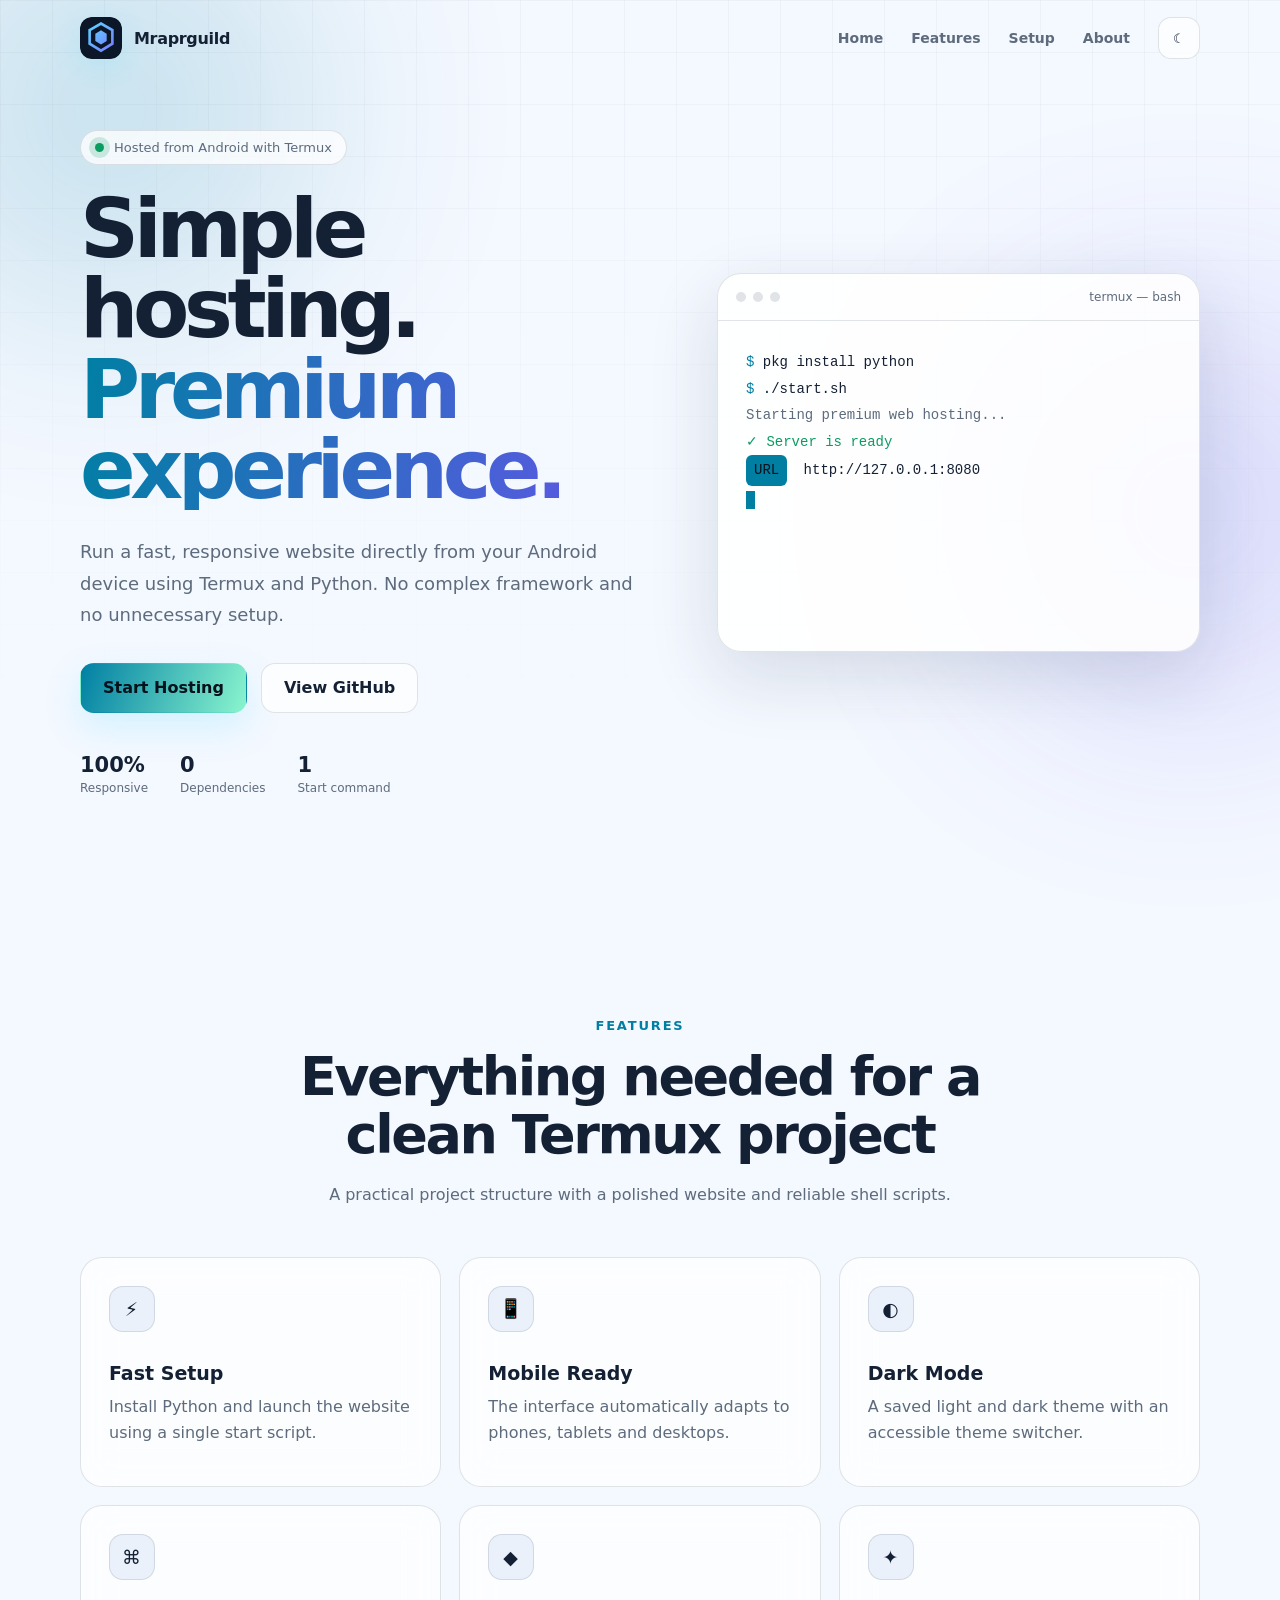
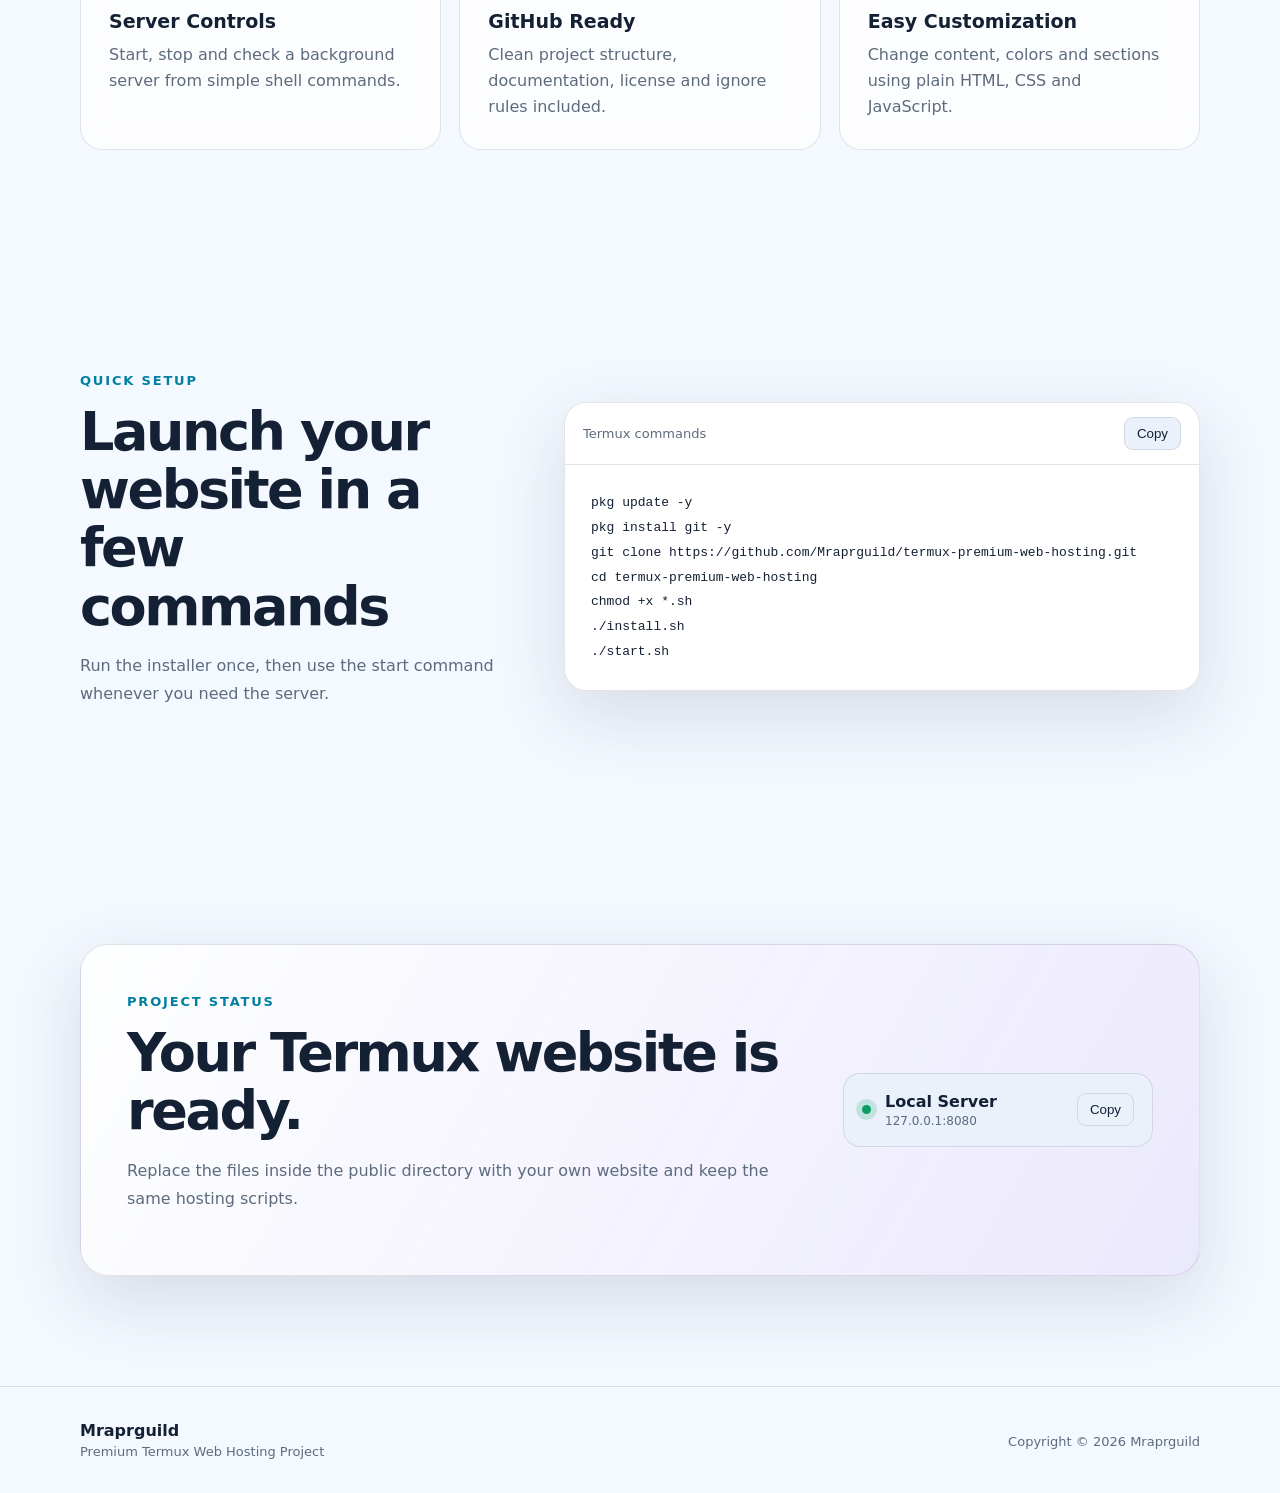
<file: public/index.html>
<!DOCTYPE html>
<html lang="en" data-theme="dark">
<head>
    <meta charset="UTF-8">
    <meta name="viewport" content="width=device-width, initial-scale=1.0">
    <meta name="description" content="Premium web hosting from Android using Termux and Python.">
    <meta name="theme-color" content="#07111f">
    <title>Mraprguild | Termux Web Hosting</title>
    <link rel="icon" href="assets/logo.svg" type="image/svg+xml">
    <link rel="stylesheet" href="style.css">
</head>
<body>
    <div class="background-grid"></div>
    <div class="background-glow glow-one"></div>
    <div class="background-glow glow-two"></div>

    <header class="site-header">
        <div class="container nav-wrap">
            <a class="brand" href="#home" aria-label="Mraprguild home">
                <img src="assets/logo.svg" alt="" width="42" height="42">
                <span>Mraprguild</span>
            </a>

            <button class="menu-button" id="menuButton" aria-label="Open navigation" aria-expanded="false">
                <span></span><span></span><span></span>
            </button>

            <nav class="nav-links" id="navLinks">
                <a href="#home">Home</a>
                <a href="#features">Features</a>
                <a href="#setup">Setup</a>
                <a href="#about">About</a>
            </nav>

            <button class="theme-button" id="themeButton" aria-label="Change color theme">
                <span id="themeIcon">☀</span>
            </button>
        </div>
    </header>

    <main>
        <section class="hero section" id="home">
            <div class="container hero-grid">
                <div class="hero-copy reveal">
                    <div class="eyebrow">
                        <span class="status-dot"></span>
                        Hosted from Android with Termux
                    </div>

                    <h1>
                        Simple hosting.
                        <span>Premium experience.</span>
                    </h1>

                    <p class="hero-text">
                        Run a fast, responsive website directly from your Android device
                        using Termux and Python. No complex framework and no unnecessary setup.
                    </p>

                    <div class="hero-actions">
                        <a class="button primary" href="#setup">Start Hosting</a>
                        <a class="button secondary" href="https://github.com/Mraprguild">View GitHub</a>
                    </div>

                    <div class="mini-stats">
                        <div>
                            <strong>100%</strong>
                            <span>Responsive</span>
                        </div>
                        <div>
                            <strong>0</strong>
                            <span>Dependencies</span>
                        </div>
                        <div>
                            <strong>1</strong>
                            <span>Start command</span>
                        </div>
                    </div>
                </div>

                <div class="terminal-card reveal delay-one">
                    <div class="terminal-top">
                        <div class="terminal-dots">
                            <span></span><span></span><span></span>
                        </div>
                        <span>termux — bash</span>
                    </div>

                    <div class="terminal-body">
                        <p><span class="prompt">$</span> pkg install python</p>
                        <p><span class="prompt">$</span> ./start.sh</p>
                        <p class="muted">Starting premium web hosting...</p>
                        <p class="success">✓ Server is ready</p>
                        <p><span class="label">URL</span> http://127.0.0.1:8080</p>
                        <div class="terminal-cursor"></div>
                    </div>
                </div>
            </div>
        </section>

        <section class="section" id="features">
            <div class="container">
                <div class="section-heading reveal">
                    <span>Features</span>
                    <h2>Everything needed for a clean Termux project</h2>
                    <p>A practical project structure with a polished website and reliable shell scripts.</p>
                </div>

                <div class="feature-grid">
                    <article class="feature-card reveal">
                        <div class="feature-icon">⚡</div>
                        <h3>Fast Setup</h3>
                        <p>Install Python and launch the website using a single start script.</p>
                    </article>

                    <article class="feature-card reveal delay-one">
                        <div class="feature-icon">📱</div>
                        <h3>Mobile Ready</h3>
                        <p>The interface automatically adapts to phones, tablets and desktops.</p>
                    </article>

                    <article class="feature-card reveal delay-two">
                        <div class="feature-icon">◐</div>
                        <h3>Dark Mode</h3>
                        <p>A saved light and dark theme with an accessible theme switcher.</p>
                    </article>

                    <article class="feature-card reveal">
                        <div class="feature-icon">⌘</div>
                        <h3>Server Controls</h3>
                        <p>Start, stop and check a background server from simple shell commands.</p>
                    </article>

                    <article class="feature-card reveal delay-one">
                        <div class="feature-icon">◆</div>
                        <h3>GitHub Ready</h3>
                        <p>Clean project structure, documentation, license and ignore rules included.</p>
                    </article>

                    <article class="feature-card reveal delay-two">
                        <div class="feature-icon">✦</div>
                        <h3>Easy Customization</h3>
                        <p>Change content, colors and sections using plain HTML, CSS and JavaScript.</p>
                    </article>
                </div>
            </div>
        </section>

        <section class="section" id="setup">
            <div class="container setup-grid">
                <div class="section-heading left reveal">
                    <span>Quick Setup</span>
                    <h2>Launch your website in a few commands</h2>
                    <p>Run the installer once, then use the start command whenever you need the server.</p>
                </div>

                <div class="code-panel reveal delay-one">
                    <div class="code-header">
                        <span>Termux commands</span>
                        <button id="copyButton">Copy</button>
                    </div>
                    <pre><code id="setupCode">pkg update -y
pkg install git -y
git clone https://github.com/Mraprguild/termux-premium-web-hosting.git
cd termux-premium-web-hosting
chmod +x *.sh
./install.sh
./start.sh</code></pre>
                </div>
            </div>
        </section>

        <section class="section" id="about">
            <div class="container">
                <div class="about-card reveal">
                    <div>
                        <span class="section-label">Project Status</span>
                        <h2>Your Termux website is ready.</h2>
                        <p>
                            Replace the files inside the public directory with your own website
                            and keep the same hosting scripts.
                        </p>
                    </div>

                    <div class="server-status">
                        <span class="pulse"></span>
                        <div>
                            <strong>Local Server</strong>
                            <span id="serverAddress">127.0.0.1:8080</span>
                        </div>
                        <button id="copyAddress">Copy</button>
                    </div>
                </div>
            </div>
        </section>
    </main>

    <footer class="site-footer">
        <div class="container footer-wrap">
            <div>
                <strong>Mraprguild</strong>
                <p>Premium Termux Web Hosting Project</p>
            </div>
            <p>Copyright © <span id="year"></span> Mraprguild</p>
        </div>
    </footer>

    <div class="toast" id="toast" role="status" aria-live="polite"></div>
    <script src="script.js"></script>
</body>
</html>
</file>
<file: public/style.css>
:root {
    --background: #07111f;
    --background-soft: #0b1728;
    --card: rgba(14, 29, 49, 0.72);
    --card-solid: #0f1d30;
    --text: #f6f9ff;
    --muted: #9fb0c7;
    --line: rgba(255, 255, 255, 0.1);
    --primary: #58e0ff;
    --secondary: #7c70ff;
    --success: #65f2ad;
    --shadow: 0 24px 80px rgba(0, 0, 0, 0.35);
}

html[data-theme="light"] {
    --background: #f4f8ff;
    --background-soft: #eaf1fb;
    --card: rgba(255, 255, 255, 0.75);
    --card-solid: #ffffff;
    --text: #142033;
    --muted: #5d6b7d;
    --line: rgba(20, 32, 51, 0.12);
    --primary: #007fa3;
    --secondary: #6355e8;
    --success: #0a9c61;
    --shadow: 0 24px 70px rgba(29, 48, 80, 0.14);
}

* {
    box-sizing: border-box;
}

html {
    scroll-behavior: smooth;
}

body {
    margin: 0;
    min-height: 100vh;
    overflow-x: hidden;
    font-family: Inter, ui-sans-serif, system-ui, -apple-system, BlinkMacSystemFont, "Segoe UI", sans-serif;
    color: var(--text);
    background: var(--background);
    transition: color 0.3s ease, background 0.3s ease;
}

a {
    color: inherit;
}

button,
a {
    -webkit-tap-highlight-color: transparent;
}

.background-grid {
    position: fixed;
    inset: 0;
    pointer-events: none;
    opacity: 0.28;
    background-image:
        linear-gradient(var(--line) 1px, transparent 1px),
        linear-gradient(90deg, var(--line) 1px, transparent 1px);
    background-size: 52px 52px;
    mask-image: linear-gradient(to bottom, black, transparent 85%);
}

.background-glow {
    position: fixed;
    width: 420px;
    height: 420px;
    border-radius: 50%;
    pointer-events: none;
    filter: blur(110px);
    opacity: 0.18;
}

.glow-one {
    top: -100px;
    left: -100px;
    background: var(--primary);
}

.glow-two {
    right: -120px;
    top: 300px;
    background: var(--secondary);
}

.container {
    width: min(1120px, calc(100% - 40px));
    margin-inline: auto;
}

.section {
    position: relative;
    padding: 110px 0;
}

.site-header {
    position: fixed;
    z-index: 100;
    top: 0;
    width: 100%;
    border-bottom: 1px solid transparent;
    transition: 0.25s ease;
}

.site-header.scrolled {
    border-color: var(--line);
    background: color-mix(in srgb, var(--background) 82%, transparent);
    backdrop-filter: blur(18px);
}

.nav-wrap {
    min-height: 76px;
    display: flex;
    align-items: center;
    gap: 28px;
}

.brand {
    display: inline-flex;
    align-items: center;
    gap: 12px;
    font-weight: 800;
    text-decoration: none;
    letter-spacing: -0.02em;
}

.brand img {
    border-radius: 12px;
    box-shadow: 0 8px 28px rgba(88, 224, 255, 0.2);
}

.nav-links {
    display: flex;
    gap: 28px;
    margin-left: auto;
}

.nav-links a {
    color: var(--muted);
    font-size: 14px;
    font-weight: 650;
    text-decoration: none;
    transition: color 0.2s ease;
}

.nav-links a:hover {
    color: var(--text);
}

.theme-button,
.menu-button {
    border: 1px solid var(--line);
    color: var(--text);
    background: var(--card);
    cursor: pointer;
}

.theme-button {
    width: 42px;
    height: 42px;
    border-radius: 13px;
}

.menu-button {
    display: none;
}

.hero {
    min-height: 100vh;
    display: grid;
    align-items: center;
    padding-top: 130px;
}

.hero-grid {
    display: grid;
    grid-template-columns: 1.08fr 0.92fr;
    align-items: center;
    gap: 70px;
}

.eyebrow {
    width: fit-content;
    display: flex;
    align-items: center;
    gap: 10px;
    margin-bottom: 24px;
    padding: 9px 14px;
    border: 1px solid var(--line);
    border-radius: 999px;
    color: var(--muted);
    background: var(--card);
    font-size: 13px;
}

.status-dot,
.pulse {
    width: 9px;
    height: 9px;
    border-radius: 50%;
    background: var(--success);
    box-shadow: 0 0 0 6px color-mix(in srgb, var(--success) 18%, transparent);
}

.hero h1 {
    margin: 0;
    font-size: clamp(48px, 7vw, 82px);
    line-height: 0.98;
    letter-spacing: -0.065em;
}

.hero h1 span {
    display: block;
    color: transparent;
    background: linear-gradient(100deg, var(--primary), var(--secondary));
    -webkit-background-clip: text;
    background-clip: text;
}

.hero-text {
    max-width: 640px;
    margin: 26px 0 32px;
    color: var(--muted);
    font-size: 18px;
    line-height: 1.75;
}

.hero-actions {
    display: flex;
    flex-wrap: wrap;
    gap: 14px;
}

.button {
    display: inline-flex;
    min-height: 50px;
    align-items: center;
    justify-content: center;
    padding: 0 22px;
    border: 1px solid transparent;
    border-radius: 14px;
    font-weight: 750;
    text-decoration: none;
    transition: transform 0.2s ease, box-shadow 0.2s ease;
}

.button:hover {
    transform: translateY(-3px);
}

.button.primary {
    color: #05111b;
    background: linear-gradient(110deg, var(--primary), #8af5ce);
    box-shadow: 0 14px 35px rgba(88, 224, 255, 0.22);
}

.button.secondary {
    border-color: var(--line);
    background: var(--card);
}

.mini-stats {
    display: flex;
    gap: 32px;
    margin-top: 40px;
}

.mini-stats div {
    display: grid;
    gap: 4px;
}

.mini-stats strong {
    font-size: 21px;
}

.mini-stats span {
    color: var(--muted);
    font-size: 12px;
}

.terminal-card {
    overflow: hidden;
    border: 1px solid var(--line);
    border-radius: 24px;
    background: color-mix(in srgb, var(--card-solid) 88%, transparent);
    box-shadow: var(--shadow);
    transform: perspective(1000px) rotateY(-4deg) rotateX(2deg);
}

.terminal-top {
    display: flex;
    align-items: center;
    padding: 16px 18px;
    border-bottom: 1px solid var(--line);
    color: var(--muted);
    font-size: 12px;
}

.terminal-dots {
    display: flex;
    gap: 7px;
    margin-right: auto;
}

.terminal-dots span {
    width: 10px;
    height: 10px;
    border-radius: 50%;
    background: var(--line);
}

.terminal-body {
    min-height: 330px;
    padding: 28px;
    font: 14px/1.9 "SFMono-Regular", Consolas, monospace;
}

.terminal-body p {
    margin: 0;
}

.prompt {
    color: var(--primary);
}

.muted {
    color: var(--muted);
}

.success {
    color: var(--success);
}

.label {
    display: inline-block;
    margin-right: 8px;
    padding: 2px 8px;
    border-radius: 6px;
    color: #05111b;
    background: var(--primary);
}

.terminal-cursor {
    width: 9px;
    height: 18px;
    margin-top: 5px;
    background: var(--primary);
    animation: blink 1s steps(1) infinite;
}

@keyframes blink {
    50% { opacity: 0; }
}

.section-heading {
    max-width: 700px;
    margin: 0 auto 48px;
    text-align: center;
}

.section-heading.left {
    margin: 0;
    text-align: left;
}

.section-heading > span,
.section-label {
    color: var(--primary);
    font-size: 13px;
    font-weight: 800;
    letter-spacing: 0.14em;
    text-transform: uppercase;
}

.section-heading h2,
.about-card h2 {
    margin: 14px 0;
    font-size: clamp(34px, 5vw, 54px);
    line-height: 1.08;
    letter-spacing: -0.045em;
}

.section-heading p,
.about-card p {
    color: var(--muted);
    line-height: 1.75;
}

.feature-grid {
    display: grid;
    grid-template-columns: repeat(3, 1fr);
    gap: 18px;
}

.feature-card {
    min-height: 230px;
    padding: 28px;
    border: 1px solid var(--line);
    border-radius: 22px;
    background: var(--card);
    backdrop-filter: blur(16px);
    transition: transform 0.25s ease, border-color 0.25s ease;
}

.feature-card:hover {
    transform: translateY(-7px);
    border-color: color-mix(in srgb, var(--primary) 55%, var(--line));
}

.feature-icon {
    width: 46px;
    height: 46px;
    display: grid;
    place-items: center;
    margin-bottom: 30px;
    border: 1px solid var(--line);
    border-radius: 14px;
    background: var(--background-soft);
    font-size: 19px;
}

.feature-card h3 {
    margin: 0 0 10px;
    font-size: 19px;
}

.feature-card p {
    margin: 0;
    color: var(--muted);
    line-height: 1.65;
}

.setup-grid {
    display: grid;
    grid-template-columns: 0.8fr 1.2fr;
    align-items: center;
    gap: 60px;
}

.code-panel {
    overflow: hidden;
    border: 1px solid var(--line);
    border-radius: 22px;
    background: var(--card-solid);
    box-shadow: var(--shadow);
}

.code-header {
    display: flex;
    align-items: center;
    justify-content: space-between;
    padding: 14px 18px;
    border-bottom: 1px solid var(--line);
    color: var(--muted);
    font-size: 13px;
}

.code-header button,
.server-status button {
    border: 1px solid var(--line);
    border-radius: 9px;
    color: var(--text);
    background: var(--background-soft);
    cursor: pointer;
    padding: 8px 12px;
}

pre {
    margin: 0;
    overflow-x: auto;
    padding: 26px;
    color: var(--text);
    font: 13px/1.9 "SFMono-Regular", Consolas, monospace;
}

.about-card {
    display: grid;
    grid-template-columns: 1fr auto;
    align-items: center;
    gap: 40px;
    padding: 46px;
    border: 1px solid var(--line);
    border-radius: 28px;
    background: linear-gradient(
        120deg,
        color-mix(in srgb, var(--card-solid) 88%, transparent),
        color-mix(in srgb, var(--secondary) 13%, var(--card-solid))
    );
    box-shadow: var(--shadow);
}

.server-status {
    min-width: 310px;
    display: grid;
    grid-template-columns: auto 1fr auto;
    align-items: center;
    gap: 14px;
    padding: 18px;
    border: 1px solid var(--line);
    border-radius: 17px;
    background: var(--background-soft);
}

.server-status div {
    display: grid;
    gap: 3px;
}

.server-status div span {
    color: var(--muted);
    font-size: 12px;
}

.site-footer {
    padding: 34px 0;
    border-top: 1px solid var(--line);
}

.footer-wrap {
    display: flex;
    align-items: center;
    justify-content: space-between;
    gap: 20px;
}

.footer-wrap p {
    margin: 4px 0 0;
    color: var(--muted);
    font-size: 13px;
}

.toast {
    position: fixed;
    z-index: 200;
    right: 20px;
    bottom: 20px;
    padding: 13px 17px;
    border: 1px solid var(--line);
    border-radius: 12px;
    color: var(--text);
    background: var(--card-solid);
    box-shadow: var(--shadow);
    transform: translateY(30px);
    opacity: 0;
    pointer-events: none;
    transition: 0.25s ease;
}

.toast.show {
    transform: translateY(0);
    opacity: 1;
}

.reveal {
    opacity: 0;
    transform: translateY(24px);
    transition: opacity 0.7s ease, transform 0.7s ease;
}

.reveal.visible {
    opacity: 1;
    transform: translateY(0);
}

.delay-one {
    transition-delay: 0.1s;
}

.delay-two {
    transition-delay: 0.2s;
}

.error-page {
    display: grid;
    min-height: 100vh;
    place-items: center;
    padding: 24px;
}

.error-card {
    width: min(560px, 100%);
    padding: 50px;
    border: 1px solid var(--line);
    border-radius: 24px;
    text-align: center;
    background: var(--card);
}

.error-card > span {
    color: var(--primary);
    font-size: 80px;
    font-weight: 900;
}

.error-card h1 {
    margin: 10px 0;
}

.error-card p {
    margin-bottom: 28px;
    color: var(--muted);
}

@media (max-width: 900px) {
    .hero-grid,
    .setup-grid {
        grid-template-columns: 1fr;
    }

    .hero-grid {
        gap: 50px;
    }

    .terminal-card {
        transform: none;
    }

    .feature-grid {
        grid-template-columns: repeat(2, 1fr);
    }

    .about-card {
        grid-template-columns: 1fr;
    }

    .server-status {
        min-width: 0;
    }
}

@media (max-width: 680px) {
    .container {
        width: min(100% - 28px, 1120px);
    }

    .section {
        padding: 80px 0;
    }

    .menu-button {
        width: 42px;
        height: 42px;
        display: grid;
        gap: 4px;
        place-content: center;
        margin-left: auto;
        border-radius: 12px;
    }

    .menu-button span {
        width: 18px;
        height: 2px;
        border-radius: 2px;
        background: var(--text);
    }

    .nav-links {
        position: absolute;
        top: 70px;
        left: 14px;
        right: 14px;
        display: grid;
        gap: 0;
        overflow: hidden;
        border: 1px solid var(--line);
        border-radius: 16px;
        background: var(--card-solid);
        box-shadow: var(--shadow);
        transform: translateY(-10px);
        opacity: 0;
        pointer-events: none;
        transition: 0.22s ease;
    }

    .nav-links.open {
        transform: translateY(0);
        opacity: 1;
        pointer-events: auto;
    }

    .nav-links a {
        padding: 16px 18px;
        border-bottom: 1px solid var(--line);
    }

    .nav-links a:last-child {
        border-bottom: 0;
    }

    .hero {
        padding-top: 110px;
    }

    .hero h1 {
        font-size: clamp(46px, 15vw, 68px);
    }

    .mini-stats {
        justify-content: space-between;
        gap: 12px;
    }

    .feature-grid {
        grid-template-columns: 1fr;
    }

    .about-card {
        padding: 28px;
    }

    .server-status {
        grid-template-columns: auto 1fr;
    }

    .server-status button {
        grid-column: 1 / -1;
    }

    .footer-wrap {
        align-items: flex-start;
        flex-direction: column;
    }
}

@media (prefers-reduced-motion: reduce) {
    *,
    *::before,
    *::after {
        scroll-behavior: auto !important;
        animation-duration: 0.01ms !important;
        transition-duration: 0.01ms !important;
    }
}
</file>
